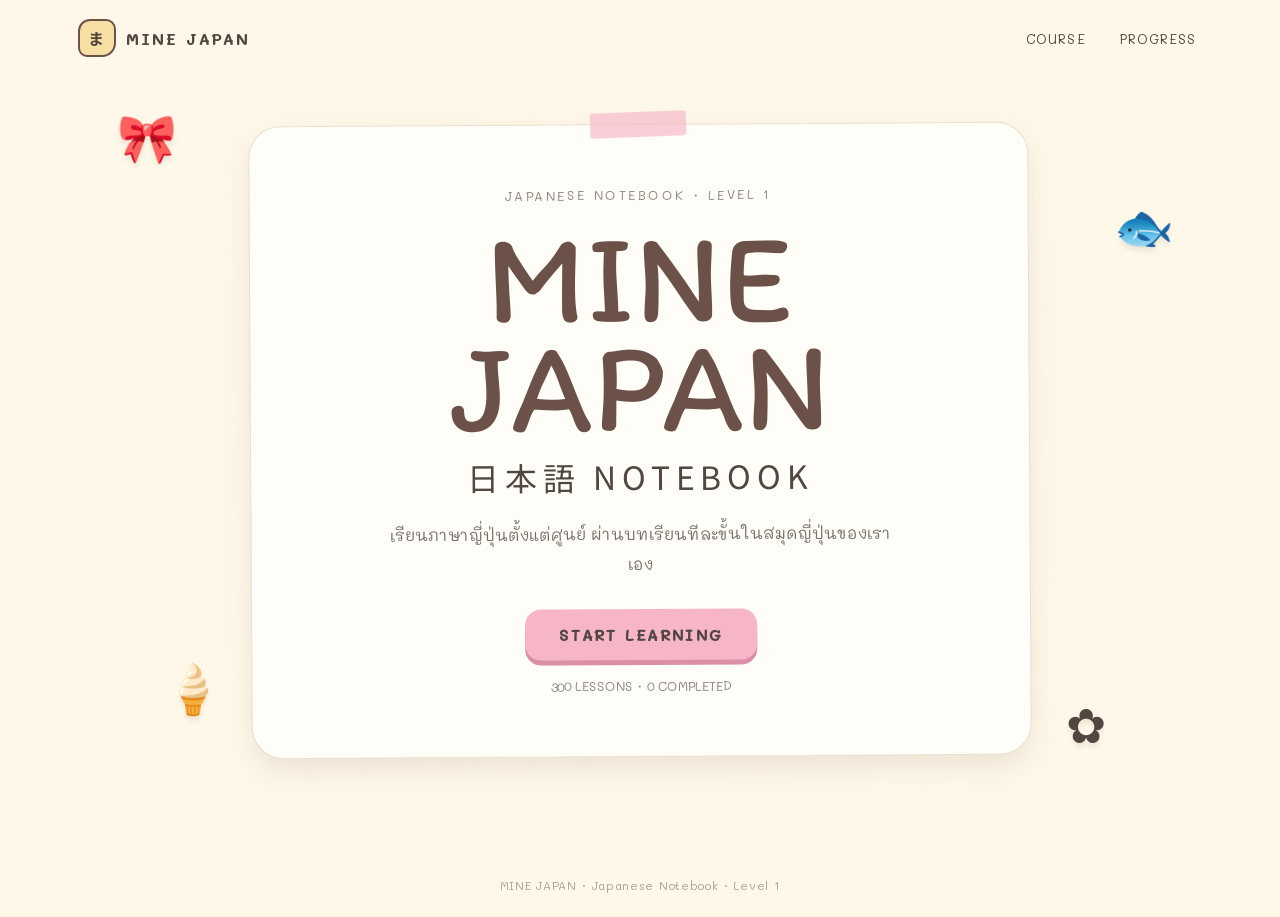
<file: index.html>
<!doctype html>
<html lang="th">
<head>
  <meta charset="UTF-8" />
  <meta name="viewport" content="width=device-width, initial-scale=1.0" />
  <meta name="theme-color" content="#fff8e8" />
  <title>Mine Japan — Japanese Notebook</title>
  <link rel="preconnect" href="https://fonts.googleapis.com">
  <link rel="preconnect" href="https://fonts.gstatic.com" crossorigin>
  <link href="https://fonts.googleapis.com/css2?family=Itim&family=Mali:wght@400;500;600;700&family=Noto+Sans+JP:wght@400;500;700&display=swap" rel="stylesheet">
  <link rel="stylesheet" href="style.css">
</head>
<body>
  <div class="paper-noise" aria-hidden="true"></div>
  <div class="app-shell">
    <header class="topbar">
      <button class="brand" data-action="home" aria-label="กลับหน้าหลัก">
        <span class="brand-mark">ま</span><span>MINE JAPAN</span>
      </button>
      <div class="top-actions">
        <button class="text-btn" data-action="course">COURSE</button>
        <button class="text-btn" data-action="progress">PROGRESS</button>
      </div>
    </header>

    <main id="app" tabindex="-1"></main>

    <footer class="footer">MINE JAPAN · Japanese Notebook · Level 1</footer>
  </div>
  <script src="lessons-data.js"></script>
  <script src="script.js"></script>
</body>
</html>
</file>
<file: style.css>
:root{
  --cream:#fff8e8;--paper:#fffdf7;--paper2:#fffaf0;--pink:#f6b6c8;--pink-deep:#d98fa5;
  --blue:#b8ddeb;--green:#c5e3c0;--yellow:#f8dfa3;--brown:#6b5147;--ink:#514640;
  --line:#eadfce;--shadow:0 12px 28px rgba(107,81,71,.12);--radius:24px;
}
*{box-sizing:border-box}html{scroll-behavior:smooth}body{margin:0;background:var(--cream);color:var(--ink);font-family:'Mali',system-ui,sans-serif;min-height:100vh}
button{font:inherit;color:inherit}button:focus-visible{outline:3px solid var(--pink-deep);outline-offset:3px}
.paper-noise{position:fixed;inset:0;pointer-events:none;opacity:.22;background-image:radial-gradient(rgba(107,81,71,.14) .7px,transparent .7px);background-size:7px 7px;z-index:0}
.app-shell{position:relative;z-index:1;max-width:1180px;margin:auto;padding:0 22px}.topbar{height:76px;display:flex;align-items:center;justify-content:space-between;gap:20px}
.brand,.text-btn{border:0;background:transparent;cursor:pointer}.brand{display:flex;align-items:center;gap:10px;font-weight:700;letter-spacing:.12em}.brand-mark{display:grid;place-items:center;width:38px;height:38px;border:2px solid var(--brown);border-radius:12px 10px 14px 9px;background:var(--yellow);font-family:'Noto Sans JP',sans-serif}.top-actions{display:flex;gap:10px}.text-btn{padding:9px 12px;font-size:.82rem;letter-spacing:.08em}.text-btn:hover{text-decoration:underline}
#app{min-height:calc(100vh - 126px)}.footer{text-align:center;font-size:.72rem;opacity:.5;padding:28px 0 24px;letter-spacing:.06em}
.hero{position:relative;min-height:610px;display:grid;place-items:center;padding:48px 0}.hero-card{position:relative;width:min(780px,100%);background:var(--paper);border:1.5px solid var(--line);border-radius:32px;padding:62px 48px;text-align:center;box-shadow:var(--shadow);transform:rotate(-.35deg)}
.hero-card:before,.lesson-card:before,.note:before{content:"";position:absolute;top:-13px;left:50%;width:96px;height:25px;background:rgba(246,182,200,.65);transform:translateX(-50%) rotate(-2deg);border-radius:3px}.hero-eyebrow{font-size:.8rem;letter-spacing:.2em;opacity:.65}.hero h1{font-family:'Itim',cursive;font-size:clamp(4rem,12vw,8rem);line-height:.85;margin:20px 0 12px;font-weight:400;color:var(--brown)}.jp-title{font-family:'Noto Sans JP',sans-serif;font-size:clamp(1.2rem,3vw,2rem);letter-spacing:.18em}.hero p{max-width:520px;margin:20px auto 30px;line-height:1.9;opacity:.78}.sticker{position:absolute;font-size:3rem;filter:drop-shadow(0 5px 2px rgba(0,0,0,.06));font-family:Arial,sans-serif}.s1{top:35px;left:4%}.s2{right:3%;top:17%}.s3{left:8%;bottom:12%}.s4{right:9%;bottom:7%}.cta{border:0;cursor:pointer;background:var(--pink);padding:15px 34px;border-radius:16px;box-shadow:0 5px 0 var(--pink-deep);font-weight:700;letter-spacing:.08em}.cta:hover{transform:translateY(-2px)}.cta:active{transform:translateY(3px);box-shadow:0 2px 0 var(--pink-deep)}
.section-head{padding:30px 0 20px;display:flex;justify-content:space-between;gap:24px;align-items:end}.eyebrow{font-size:.76rem;letter-spacing:.16em;opacity:.6}.section-head h2{font-family:'Itim';font-size:3rem;font-weight:400;margin:4px 0}.progress-wrap{min-width:230px}.progress-meta{display:flex;justify-content:space-between;font-size:.8rem;margin-bottom:7px}.progress{height:12px;border-radius:99px;background:#eee4d6;overflow:hidden}.progress>span{display:block;height:100%;background:var(--pink-deep);border-radius:99px;transition:width .5s ease}
.course-grid{display:grid;grid-template-columns:repeat(3,1fr);gap:18px;padding-bottom:35px}.lesson-card{position:relative;background:var(--paper);border:1px solid var(--line);border-radius:20px;padding:23px;min-height:190px;box-shadow:0 7px 18px rgba(107,81,71,.07);cursor:pointer;transition:.2s}.lesson-card:nth-child(3n+1){background:#fffdf7}.lesson-card:nth-child(3n+2){background:#f8fcfc}.lesson-card:nth-child(3n){background:#fbfaf1}.lesson-card:hover:not(.locked){transform:translateY(-4px) rotate(.25deg);box-shadow:var(--shadow)}.lesson-num{font-size:.75rem;letter-spacing:.14em;opacity:.55}.lesson-card h3{font-family:'Noto Sans JP','Mali';font-size:1.25rem;margin:13px 0 8px}.lesson-card p{font-size:.85rem;line-height:1.65;opacity:.72;margin:0}.status{position:absolute;right:16px;top:15px;font-size:.7rem;padding:5px 8px;border-radius:99px}.done{background:var(--green)}.open{background:var(--yellow)}.locked{opacity:.55;cursor:not-allowed}.locked .status{background:#ece5dc}
.lesson-layout{padding:22px 0 40px}.back{border:0;background:transparent;cursor:pointer;text-decoration:underline;opacity:.7}.lesson-sheet{position:relative;background:var(--paper);border:1px solid var(--line);border-radius:28px;padding:38px clamp(20px,5vw,60px);box-shadow:var(--shadow);margin-top:18px}.lesson-kicker{display:flex;justify-content:space-between;gap:12px;font-size:.75rem;letter-spacing:.13em;opacity:.62}.lesson-sheet h1{font-family:'Itim';font-weight:400;font-size:clamp(2.6rem,7vw,4.8rem);line-height:1;margin:18px 0 8px}.lesson-subtitle{opacity:.7;line-height:1.8}.objective{background:#f8f0df;border-radius:18px;padding:18px 20px;margin:24px 0}.objective strong{display:block;margin-bottom:7px}.objective li{margin:5px 0}.lesson-content{font-family:'Mali';font-size:1rem;line-height:1.9}.content-block{padding:20px 0;border-top:1px dashed #ddcfbc}.content-block:first-child{border-top:0}.content-block h2{font-size:1.45rem;margin:0 0 10px}.concept-grid{display:grid;grid-template-columns:repeat(2,1fr);gap:14px}.concept-card,.example-box,.practice{background:#fbfaf5;border:1px solid var(--line);border-radius:16px;padding:16px}.example-box{background:#eef7f8}.practice{background:#fff1f5}.choice{width:100%;text-align:left;border:1px solid var(--line);background:white;border-radius:12px;padding:12px;margin:7px 0;cursor:pointer}.choice:hover{background:#fff8e8}.choice.correct{background:var(--green);border-color:#9bc397}.choice.wrong{background:#f7d8dc;border-color:#d99aa3}.practice-result{font-size:.86rem;margin-top:10px}.lesson-nav{display:flex;justify-content:space-between;gap:14px;margin-top:28px}.nav-btn{border:1px solid var(--line);background:var(--paper2);padding:12px 18px;border-radius:14px;cursor:pointer}.nav-btn.primary{background:var(--blue)}
.progress-page{padding:35px 0}.big-progress{background:var(--paper);border:1px solid var(--line);border-radius:26px;padding:30px;box-shadow:var(--shadow)}.big-number{font-family:'Itim';font-size:4rem}.milestone{margin-top:22px;padding:16px;border-radius:16px;background:var(--green)}
.empty{text-align:center;padding:60px 20px}.small{font-size:.8rem;opacity:.65}
@media(max-width:850px){.course-grid{grid-template-columns:repeat(2,1fr)}.section-head{align-items:flex-start;flex-direction:column}.progress-wrap{width:100%}.top-actions .text-btn{display:none}.hero-card{padding:55px 25px}.sticker{font-size:2.3rem}.concept-grid{grid-template-columns:1fr}}
@media(max-width:560px){.app-shell{padding:0 14px}.topbar{height:64px}.brand{font-size:.85rem}.hero{min-height:560px;padding:25px 0}.hero-card{border-radius:24px;padding:48px 20px}.hero h1{font-size:4.4rem}.course-grid{grid-template-columns:1fr;gap:13px}.lesson-card{min-height:150px}.lesson-sheet{padding:28px 18px;border-radius:22px}.lesson-nav{position:sticky;bottom:10px;background:rgba(255,253,247,.94);padding:8px;border:1px solid var(--line);border-radius:16px}.nav-btn{flex:1}.s1{left:0}.s2{right:0}}
</file>
